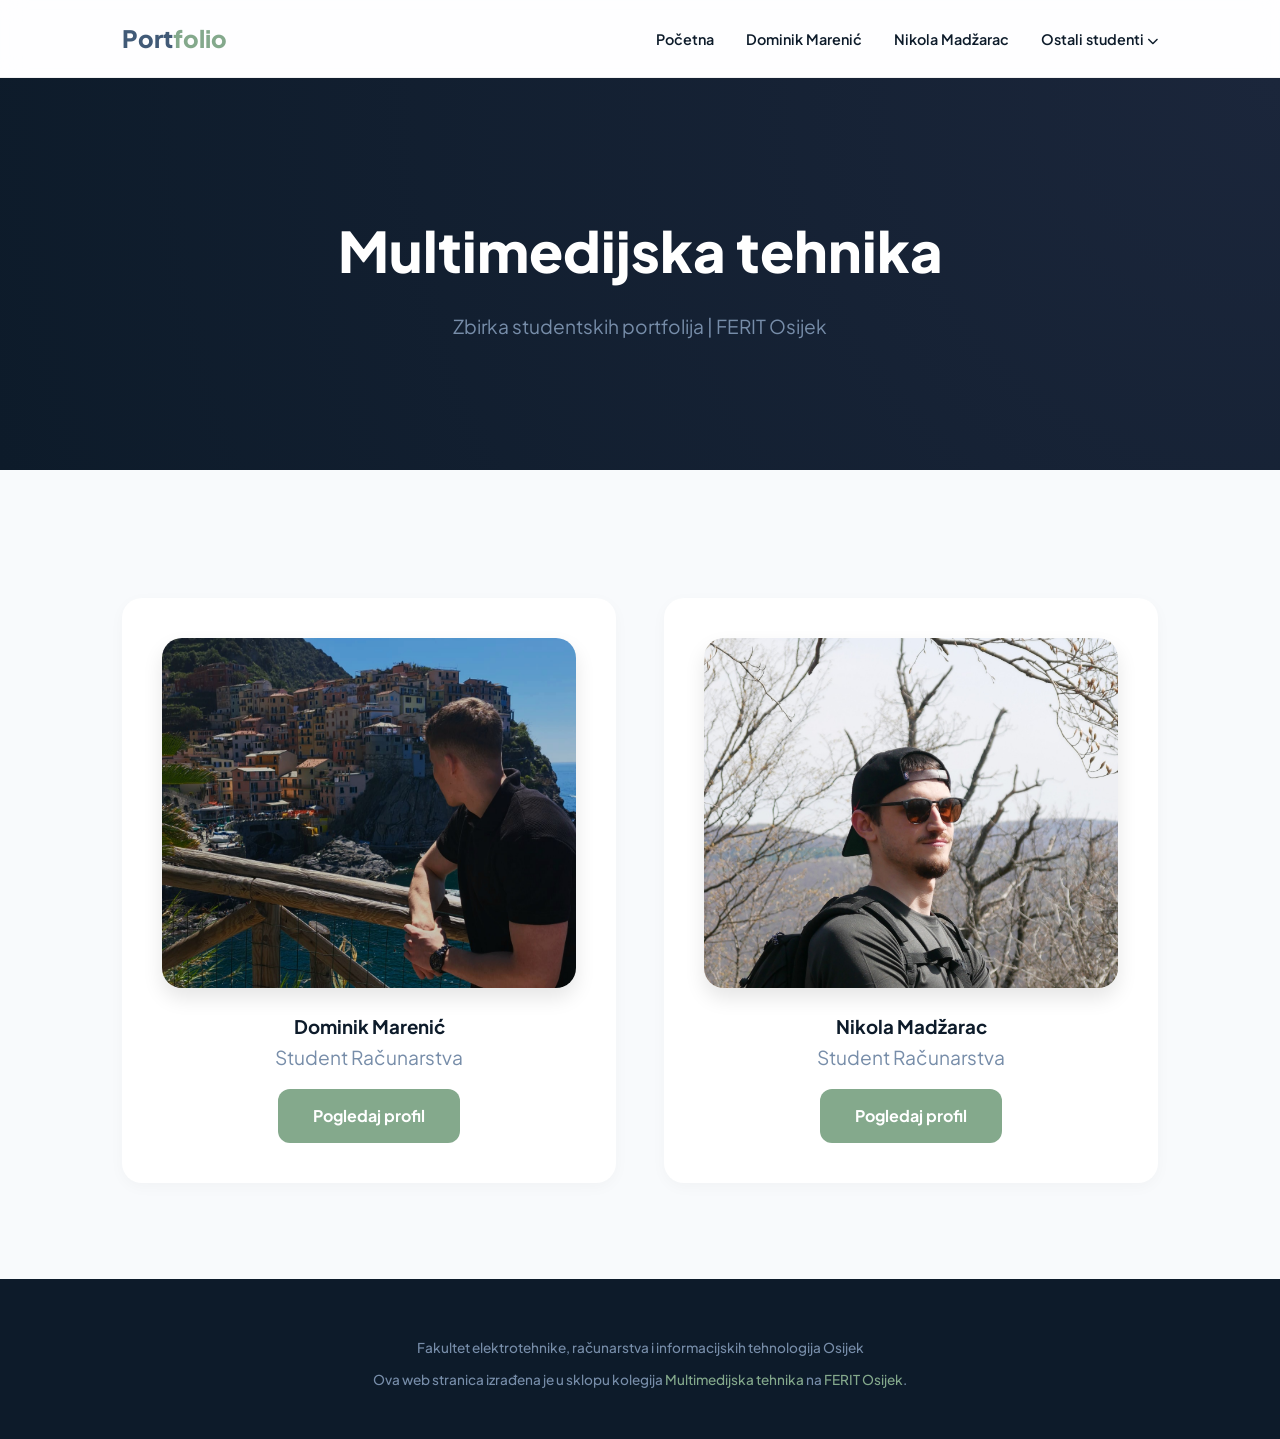
<file: index.html>
<!DOCTYPE html>
<html lang="hr">
<head>
    <meta charset="UTF-8">
    <meta name="viewport" content="width=device-width, initial-scale=1.0">
    <title>Početna | Studentski Portfoliji</title>
    <link rel="stylesheet" href="style.css">
    <link rel="stylesheet" href="https://cdnjs.cloudflare.com/ajax/libs/font-awesome/6.4.0/css/all.min.css">
    <link href="https://fonts.googleapis.com/css2?family=Plus+Jakarta+Sans:wght@300;400;600;800&display=swap" rel="stylesheet">
</head>
<body>

    <nav class="navbar">
        <div class="container">
            <a href="index.html" class="logo">Port<span>folio</span></a>
            <ul class="nav-links">
                <li><a href="index.html">Početna</a></li>
                <li><a href="student1.html">Dominik Marenić</a></li>
                <li><a href="student2.html">Nikola Madžarac</a></li>
                <li class="dropdown">
                    <span class="dropbtn">Ostali studenti <i class="fas fa-chevron-down" style="font-size: 0.7rem;"></i></span>
                    <div class="dropdown-content">
                        <a href="https://webbiography.onrender.com/" target="_blank">Matija | Luka</a>
                        <a href="https://marj-david.github.io/" target="_blank">David | Jan</a>
                        <a href="https://multimedija-kv-06de54.gitlab.io/" target="_blank">Viktor | Nino</a>
                        <a href="https://mt-webprojekt.onrender.com/" target="_blank">Mislav | Dominik</a>
                    </div>
                </li>
            </ul>
        </div>
    </nav>

    <header class="hero">
        <div class="container">
            <div class="hero-text">
                <h1>Multimedijska tehnika</h1>
                <p class="subtitle">Zbirka studentskih portfolija | FERIT Osijek</p>
            </div>
        </div>
    </header>

    <section class="section bg-light">
        <div class="container">

            <div class="student-cards">
                <div class="card student-card">
                    <a href="student1.html" class="student-link">
                        <div class="student-img-container">
                            <img src="slike/IMG-20250426-WA0003.jpg" alt="Dominik Marenić">
                        </div>
                        <h3>Dominik Marenić</h3>
                        <p class="subtitle" style="margin-bottom: 1rem;">Student Računarstva</p>
                        <span class="btn btn-primary">Pogledaj profil</span>
                    </a>
                </div>

                <div class="card student-card">
                    <a href="student2.html" class="student-link">
                        <div class="student-img-container">
                            <img src="slike/nm.jpg" alt="Student 2">
                        </div>
                        <h3>Nikola Madžarac</h3>
                        <p class="subtitle" style="margin-bottom: 1rem;">Student Računarstva</p>
                        <span class="btn btn-primary">Pogledaj profil</span>
                    </a>
                </div>
            </div>
        </div>
    </section>


    <footer class="footer">
        <div class="container">
            <p class="footer-note">
                Fakultet elektrotehnike, računarstva i informacijskih tehnologija Osijek
            </p>
            
            <p class="footer-note">
                Ova web stranica izrađena je u sklopu kolegija 
                <a href="https://moodle.srce.hr/2025-2026/course/view.php?id=233933" target="_blank" class="footer-link">Multimedijska tehnika</a> na <a href="https://www.ferit.unios.hr/" target="_blank" class="footer-link">FERIT Osijek</a>.
            </p>
        </div>
    </footer>

</body>
</html>
</file>
<file: style.css>
/* ==========================================================================
   1. KORIJENSKE VARIJABLE I RESET
   ========================================================================== */

:root {
    /* Deep Sea paleta */
    --primary: #415a77;      
    --secondary: #778da9;    
    --dark: #0d1b2a;         
    --navy: #1b263b;         
    --light: #e0e1dd;        
    --card-bg: #ffffff;
    --links: #84a98c;
    --background: #edf2fb;
    --transition: all 0.3s cubic-bezier(0.4, 0, 0.2, 1);
}

* {
    margin: 0;
    padding: 0;
    box-sizing: border-box;
}

body {
    font-family: 'Plus Jakarta Sans', sans-serif;
    line-height: 1.6;
    color: var(--dark);
    background-color: var(--background);
}

/* ==========================================================================
   2. REUSABLE KOMPONENTE (Layout, Tipke, Naslovi)
   ========================================================================== */

.container {
    max-width: 1100px;
    margin: 0 auto;
    padding: 0 2rem;
}

.section {
    padding: 6rem 0;
}

.section-title {
    text-align: center;
    font-size: 2.2rem;
    margin-bottom: 3.5rem;
    font-weight: 800;
}

.bg-light {
    background-color: #f8fafc;
}

.card {
    background: white;
    padding: 2.5rem;
    border-radius: 20px;
    box-shadow: 0 4px 15px rgba(0,0,0,0.03);
}

/* Tipke */
.btn {
    padding: 0.9rem 2.2rem;
    border-radius: 12px;
    text-decoration: none;
    font-weight: 700;
    transition: var(--transition);
    display: inline-block;
}

.btn-primary {
    background: var(--links);
    color: white;
}

.btn-secondary {
    background: rgba(255,255,255,0.08);
    color: white;
    border: 1px solid rgba(255,255,255,0.2);
    margin-left: 1rem;
}

.btn-primary:hover {
    transform: translateY(-3px);
    background: var(--primary);
    box-shadow: 0 10px 20px rgba(0,0,0,0.1);
}

/* ==========================================================================
   3. NAVIGACIJA (Navbar & Dropdown)
   ========================================================================== */

.navbar {
    position: sticky;
    top: 0;
    background: rgba(255, 255, 255, 0.9);
    backdrop-filter: blur(12px);
    z-index: 1000;
    padding: 1.2rem 0;
    border-bottom: 1px solid rgba(0,0,0,0.05);
}

.navbar .container {
    display: flex;
    justify-content: space-between;
    align-items: center;
}

.logo {
    font-size: 1.5rem;
    font-weight: 800;
    text-decoration: none;
    color: var(--primary);
}

.logo span {
    color: var(--links);
}

.nav-links {
    display: flex;
    list-style: none;
}

.nav-links a {
    text-decoration: none;
    color: var(--dark);
    margin-left: 2rem;
    font-weight: 600;
    font-size: 0.9rem;
    transition: var(--transition);
}

.nav-links a:hover {
    color: var(--primary);
}

/* Dropdown */
.dropdown {
    position: relative;
    display: inline-block;
    margin-left: 2rem;
}

.dropbtn {
    color: var(--dark);
    font-weight: 600;
    font-size: 0.9rem;
    cursor: pointer;
    transition: var(--transition);
}

.dropdown-content {
    display: none;
    position: absolute;
    background-color: white;
    min-width: 180px;
    box-shadow: 0px 8px 16px rgba(0,0,0,0.1);
    border-radius: 8px;
    z-index: 1;
    top: 100%;
    right: 0;
}

.dropdown-content a {
    color: var(--dark);
    padding: 12px 16px;
    text-decoration: none;
    display: block;
    margin-left: 0 !important;
    font-size: 0.85rem;
    border-bottom: 1px solid var(--light);
}

.dropdown-content a:hover {
    background-color: var(--light);
    color: var(--primary);
}

.dropdown:hover .dropdown-content {
    display: block;
}

.dropdown:hover .dropbtn {
    color: var(--primary);
}

/* ==========================================================================
   4. HERO SEKCIJA & PROFILE ZOOM
   ========================================================================== */

.hero {
    padding: 8rem 0 6rem;
    background: radial-gradient(circle at top right, var(--navy), var(--dark));
    color: white;
    text-align: center;
}

.hero-text h1 {
    font-size: 3.5rem;
    font-weight: 800;
    margin-bottom: 1rem;
}

.subtitle {
    font-size: 1.2rem;
    color: var(--secondary);
    margin-bottom: 2rem;
}

/* CSS Profile Zoom Logic */
#zoom-check {
    display: none;
}

.zoom-label {
    cursor: pointer;
    display: inline-block;
}

.hero-image img#profile-img {
    width: 160px;
    height: 160px;
    border-radius: 40px;
    border: 3px solid var(--primary);
    margin-bottom: 2rem;
    object-fit: cover;
    box-shadow: 0 20px 40px rgba(0,0,0,0.3);
    transition: transform 0.4s ease;
}

.hero-image img#profile-img:hover {
    transform: scale(1.05);
}

#zoom-check:checked ~ .zoom-label img#profile-img {
    position: fixed;
    top: 50%;
    left: 50%;
    transform: translate(-50%, -50%) scale(1.8);
    width: auto;
    max-width: 80vw;
    height: auto;
    max-height: 70vh;
    z-index: 9999;
    border-radius: 20px;
    box-shadow: 0 0 80px rgba(0,0,0,0.9);
}

#zoom-check:checked ~ .zoom-label::before {
    content: "";
    position: fixed;
    top: 0; 
    left: 0;
    width: 100vw; 
    height: 100vh;
    background: rgba(0,0,0,0.75);
    z-index: 9998;
}

/* ==========================================================================
   5. ŽIVOTOPIS (CV) SEKCIJA
   ========================================================================== */

#cv a {
    text-decoration: none;
    color: inherit;
    transition: var(--transition);
}

#cv a:hover {
    color: var(--primary);
    text-decoration: underline;
}

.cv-personal-info {
    margin-bottom: 3rem;
}

.cv-personal-info.card { 
    margin-top: 40px; 
    margin-bottom: 3rem;  
}

.info-title { 
    margin-bottom: 20px; 
    text-align: center; 
}

.info-grid {
    display: grid;
    grid-template-columns: repeat(auto-fit, minmax(200px, 1fr));
    gap: 2rem;
}

.info-item {
    display: flex;
    align-items: center;
    gap: 15px;
}

.info-item i {
    font-size: 1.5rem;
    color: var(--primary);
    background: #f1f5f9;
    padding: 12px;
    border-radius: 12px;
}

.info-item span {
    font-size: 0.8rem;
    color: var(--primary);
    font-weight: 600;
    text-transform: uppercase;
    display: block;
}

.info-item p {
    font-weight: 700;
    font-size: 0.95rem;
    color: var(--dark);
}

.cv-wrapper {
    display: grid;
    grid-template-columns: 1fr 1fr;
    gap: 4rem;
}

.cv-subtitle {
    margin-bottom: 2rem;
    display: flex;
    align-items: center;
    gap: 10px;
    font-size: 1.4rem;
}

.cv-subtitle i {
    color: var(--primary);
}

/* Timeline stilovi */
.timeline {
    border-left: 2px solid var(--secondary);
    padding-left: 2rem;
}

.timeline-item {
    position: relative;
    margin-bottom: 2.5rem;
}

.timeline-item::before {
    content: '';
    position: absolute;
    left: calc(-2rem - 7px);
    top: 5px;
    width: 12px;
    height: 12px;
    border-radius: 50%;
    background: var(--secondary);
    border: 2px solid white;
}

.timeline-item.active::before {
    background: var(--primary);
    box-shadow: 0 0 0 4px rgba(65, 90, 119, 0.2);
}

.date {
    font-size: 0.85rem;
    font-weight: 700;
    color: var(--primary);
    text-transform: uppercase;
    margin-bottom: 0.4rem;
}

/* Skills */
.skill-item {
    margin-bottom: 1.8rem;
}

.progress-bar {
    background: var(--light);
    height: 8px;
    border-radius: 10px;
    margin-top: 0.6rem;
}

.progress {
    background: var(--primary);
    height: 100%;
    border-radius: 10px;
}

.progress.p-70 { width: 70%; }
.progress.p-65 { width: 65%; }

.soft-skills-list {
    list-style: none;
}

.soft-skills-list li {
    margin-bottom: 1rem;
    display: flex;
    align-items: center;
    gap: 12px;
    font-weight: 600;
}

.soft-skills-list i {
    color: var(--primary);
}

/* ==========================================================================
   6. HOBIJI & MULTIMEDIJA
   ========================================================================== */

.hobbies-grid {
    display: grid;
    grid-template-columns: repeat(2, 1fr);
    gap: 2rem;
}

.hobby-card { 
    text-align: center; 
}

.hobby-card h3 { 
    margin-bottom: 1rem; 
}

.img-wrapper { 
    position: relative; 
    width: 100%; 
    border-radius: 15px; 
    overflow: hidden; 
}

.format-badge {
    position: absolute;
    top: 10px;
    right: 10px;
    background: rgba(65, 90, 119, 0.9);
    color: white;
    padding: 4px 8px;
    border-radius: 6px;
    font-size: 0.7rem;
    font-weight: 800;
    z-index: 10;
}

.hobby-img {
    width: 100%;
    height: 250px;
    object-fit: cover;
    border-radius: 15px;
    object-position: 50% 25%;
    cursor: zoom-in;
    transition: transform 0.3s ease;
}

.hobby-img:hover {
    transform: scale(1.03);
}

/* Hobby Zoom & Overlays */
.overlay {
    display: none;
    position: fixed;
    top: 0; left: 0;
    width: 100vw; height: 100vh;
    background: rgba(0,0,0,0.8);
    z-index: 9998;
    cursor: zoom-out;
}

.overlay.active { 
    display: block; 
}

.hobby-img.zoomed {
    position: fixed;
    top: 50%;
    left: 50%;
    transform: translate(-50%, -50%) scale(1.3);
    z-index: 9999;
    max-width: 85vw;
    max-height: 85vh;
    width: auto;
    height: auto;
    box-shadow: 0 0 80px rgba(0,0,0,0.9);
    border-radius: 20px;
    cursor: zoom-out;
}

/* Video */
.video-container {
    max-width: 800px;
    margin: 0 auto;
    padding: 1rem;
    overflow: hidden;
}

.video-container video {
    width: 100%;
    height: auto;
    border-radius: 12px;
    display: block;
    box-shadow: 0 10px 30px rgba(0, 0, 0, 0.1);
}

.video-caption {
    margin-top: 1.5rem;
    text-align: center;
    color: var(--primary);
    font-weight: 600;
}

/* Audio Player */
.audio-player-card {
    max-width: 650px;
    margin: 0 auto;
    padding: 2.5rem !important;
}

.audio-header {
    display: flex;
    align-items: center;
    gap: 1.5rem;
    margin-bottom: 2rem;
}

.audio-icon {
    width: 64px;
    height: 64px;
    background: var(--light);
    color: var(--primary);
    border-radius: 50%;
    display: flex;
    align-items: center;
    justify-content: center;
    font-size: 1.8rem;
    flex-shrink: 0;
}

.audio-text h3 { margin-bottom: 0.3rem; font-size: 1.3rem; font-weight: 700; }
.audio-text p { color: var(--secondary); font-size: 0.95rem; }

.audio-controls-wrapper {
    background: var(--light);
    padding: 1.2rem;
    border-radius: 16px;
    margin-bottom: 1rem;
    border: 1px solid var(--secondary);
}

.audio-controls-wrapper audio { 
    width: 100%; 
    height: 40px; 
}

/* ==========================================================================
   7. STUDENTI SEKCIJA
   ========================================================================== */

.student-cards {
    display: grid;
    grid-template-columns: repeat(auto-fit, minmax(300px, 1fr));
    gap: 3rem;
    margin-top: 2rem;
}

.student-card {
    text-align: center;
    transition: var(--transition);
    overflow: hidden;
}

.student-card:hover { 
    transform: translateY(-10px); 
}

.student-link { 
    text-decoration: none; 
    color: inherit; 
    display: block; 
}

.student-img-container {
    width: 100%;
    height: 350px;
    overflow: hidden;
    border-radius: 20px;
    margin-bottom: 1.5rem;
    box-shadow: 0 10px 20px rgba(0,0,0,0.1);
}

.student-img-container img { 
    width: 100%; 
    height: 100%; 
    object-fit: cover; 
    transition: var(--transition); 
}

.student-card:hover .student-img-container img { 
    transform: scale(1.1); 
}

/* ==========================================================================
   8. KONTAKT FORMA & FOOTER
   ========================================================================== */

.contact-form { 
    max-width: 600px; 
    margin: 0 auto; 
}

.contact-form input, 
.contact-form textarea { 
    width: 100%; 
    padding: 1.1rem; 
    margin-bottom: 1.2rem; 
    border: 1px solid var(--secondary); 
    border-radius: 12px; 
    font-family: inherit; 
    outline: none; 
    transition: 0.3s; 
}

.contact-form input:focus, 
.contact-form textarea:focus { 
    border-color: var(--primary); 
    box-shadow: 0 0 0 3px rgba(65, 90, 119, 0.1); 
}

.footer { 
    background: var(--dark); 
    color: var(--secondary); 
    padding: 3rem 0; 
    text-align: center; 
    font-weight: 500; 
}

.footer-note { 
    font-size: 0.85rem; 
    margin-top: 10px; 
    color: var(--secondary); 
}

.footer-link { 
    color: var(--links); 
    text-decoration: none; 
}

.footer-link:hover { 
    text-decoration: underline; 
}

/* ==========================================================================
   9. MEDIA QUERIES (RESPONSIVE)
   ========================================================================== */

/* Tableti i manji desktop (ispod 992px) */
@media (max-width: 992px) {
    .cv-wrapper { grid-template-columns: 1fr; gap: 3rem; }
    .hero-text h1 { font-size: 3rem; }
}

/* Mobiteli i tableti u portretu (ispod 768px) */
@media (max-width: 768px) {
    .navbar { padding: 0.8rem 0; }
    .nav-links { display: none; } /* Sakrivanje desktop navigacije */
    
    .hero { padding: 4rem 0; }
    .hero-text h1 { font-size: 2.4rem; }
    
    .section { padding: 4rem 0; }
    .section-title { font-size: 1.8rem; margin-bottom: 2.5rem; }

    .cv-personal-info { padding: 1.5rem; }
    .info-grid { grid-template-columns: 1fr; gap: 1.2rem; }
    .cv-wrapper, .hobbies-grid { grid-template-columns: 1fr; }

    .student-cards { grid-template-columns: 1fr; }
    
    .btn-secondary { margin-left: 0; margin-top: 10px; width: 100%; }
    .btn-primary { width: 100%; }

    /* Zoom slike na mobitelu */
    #zoom-check:checked ~ .zoom-label img#profile-img {
        max-width: 95vw;
        max-height: 60vh;
    }
}

/* Extra small devices (ispod 480px) */
@media (max-width: 480px) {
    .hero-text h1 { font-size: 2.2rem; }
    .subtitle { font-size: 1rem; }
    .card { padding: 1.2rem; }
    .timeline { padding-left: 1.5rem; }
}

/* ==========================================================================
   10. POMOĆNE KLASE I REFAKTORING (JS/Ostalo)
   ========================================================================== */

.icon-primary { color: var(--primary); }

/* Overlay za hobi slike (Specifično za JS funkcionalnost) */
.overlay {
    display: none;
    position: fixed;
    top: 0; left: 0;
    width: 100vw; height: 100vh;
    background: rgba(0,0,0,0.9);
    z-index: 9998;
}

.hobby-img.zoomed {
    position: fixed;
    top: 50%; left: 50%;
    transform: translate(-50%, -50%);
    z-index: 9999;
    max-width: 90vw;
    max-height: 80vh;
    width: auto; height: auto;
    border-radius: 10px;
    cursor: zoom-out;
}

/* Stil za linkove u hobi karticama */
.hobby-card h3 a {
    text-decoration: none;
    color: inherit;
    transition: var(--transition); 
}

.hobby-card h3 a:hover {
    color: var(--primary);
    text-decoration: underline;
}
</file>
